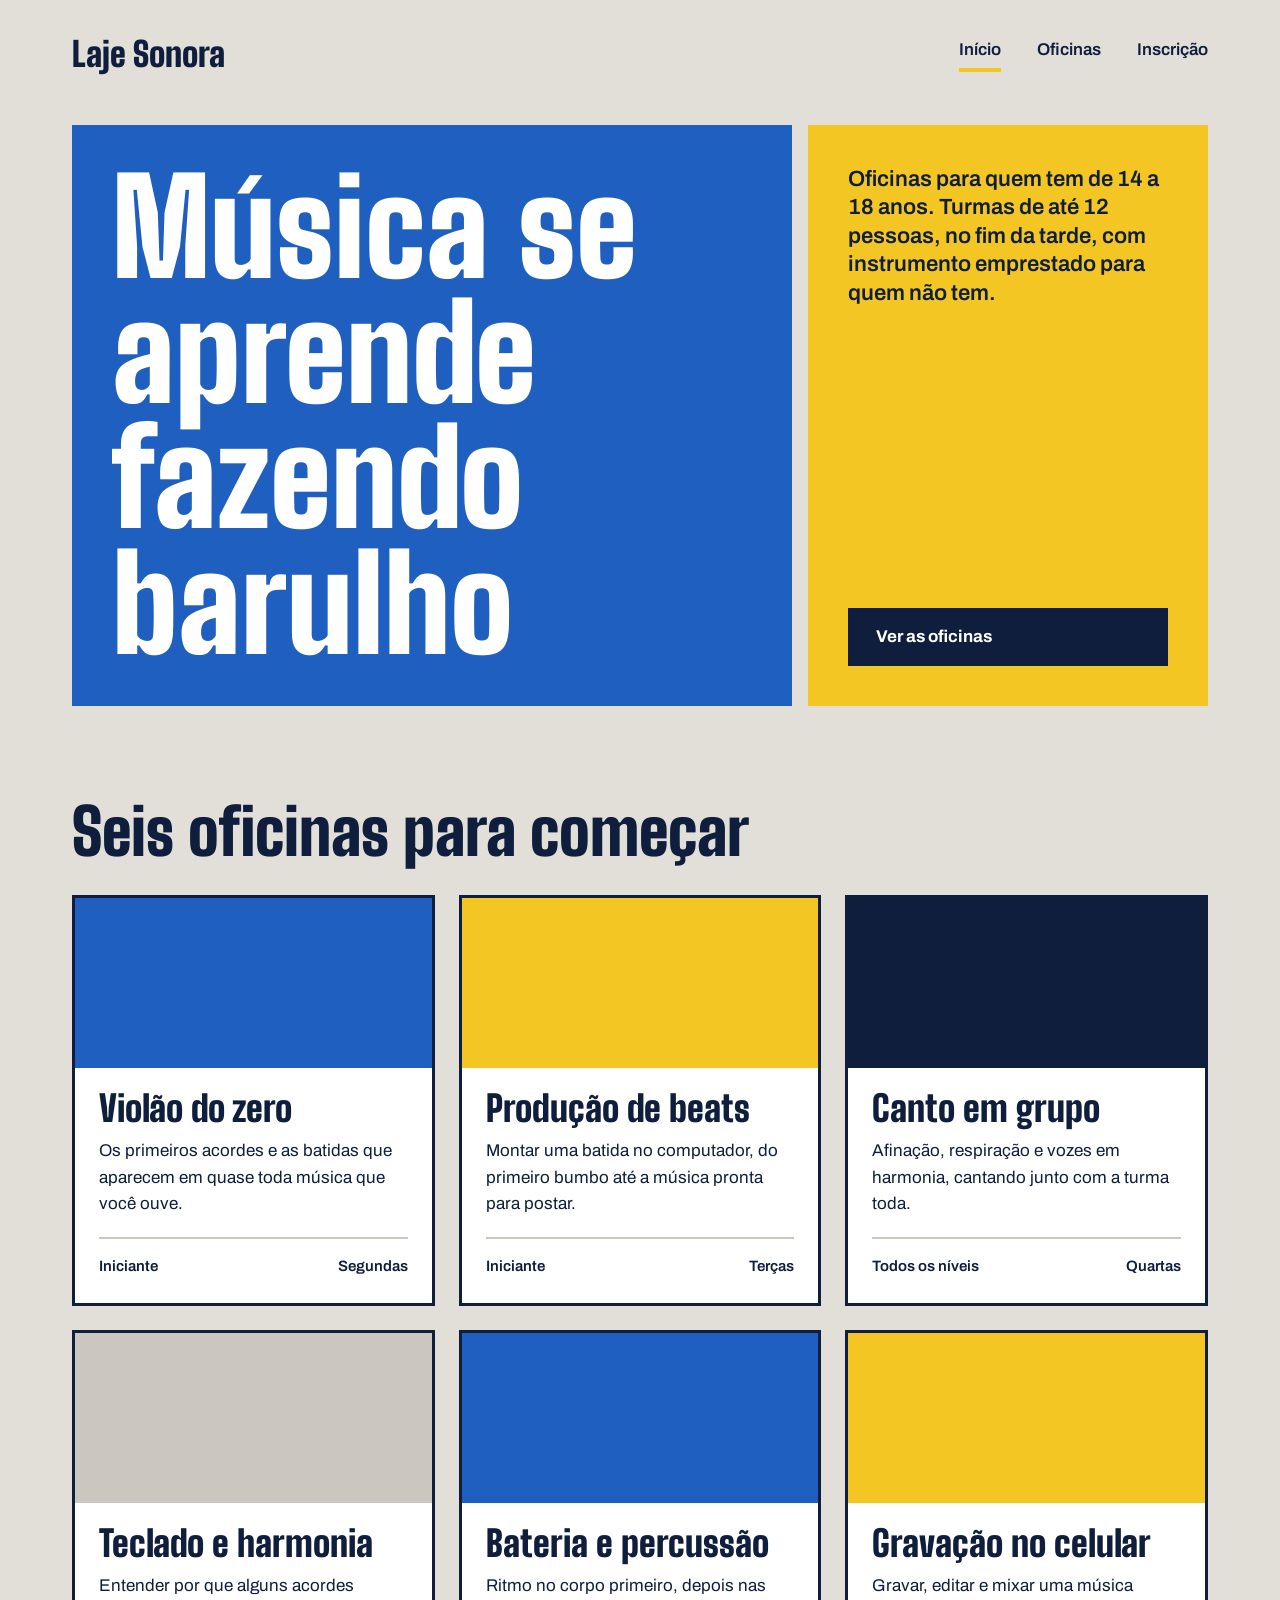
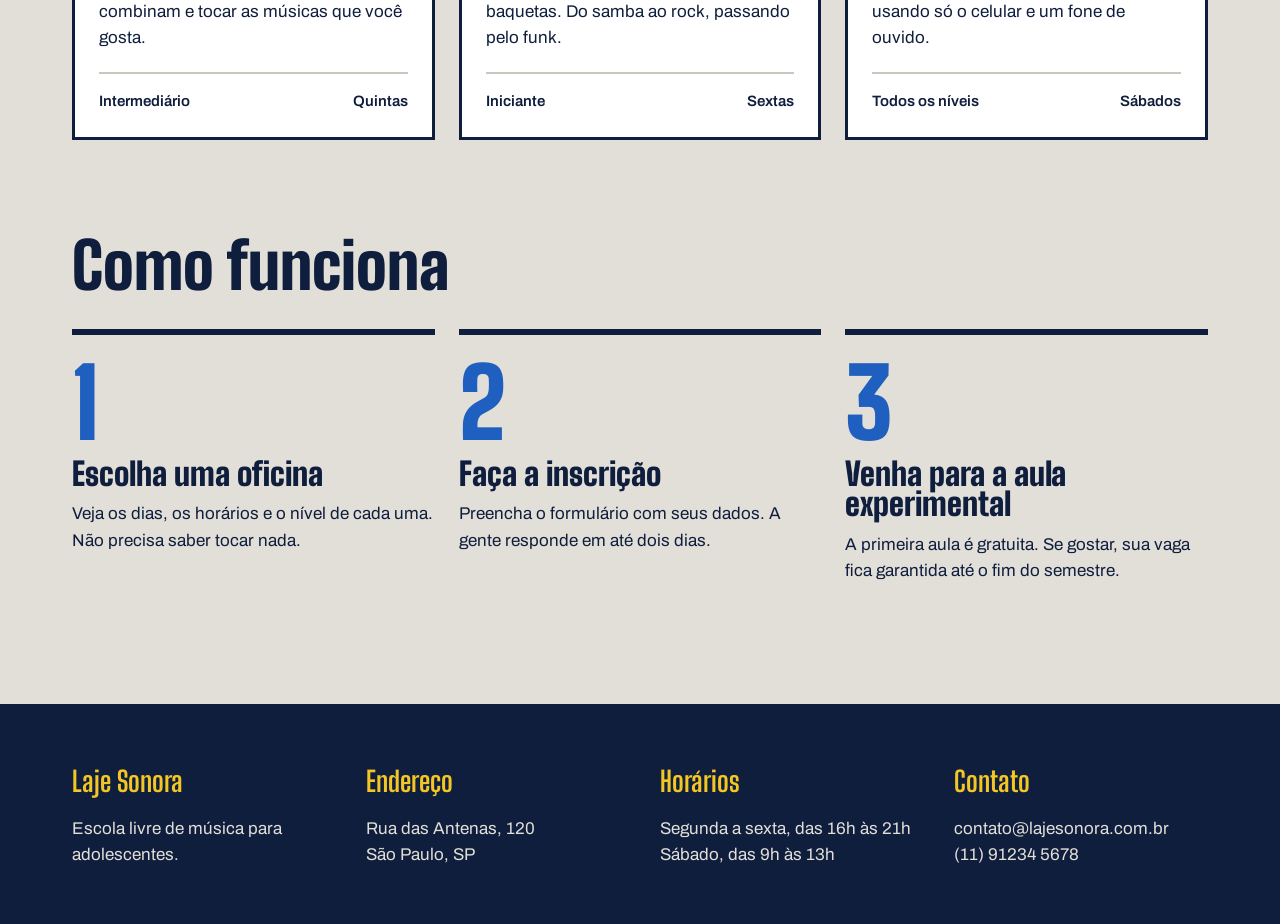
<file: index.html>
<!DOCTYPE html>
<html lang="pt-BR">
<head>
  <meta charset="UTF-8">
  <meta name="viewport" content="width=device-width, initial-scale=1.0">
  <title>Laje Sonora | Início</title>
  <link rel="preconnect" href="https://fonts.googleapis.com">
  <link rel="preconnect" href="https://fonts.gstatic.com" crossorigin>
  <link href="https://fonts.googleapis.com/css2?family=Archivo:wght@400;500;600;700&family=Big+Shoulders+Display:wght@800;900&display=swap" rel="stylesheet">
  <link rel="stylesheet" href="index.css">
</head>
<body>
  <header class="conteudo topo">
    <a href="index.html" class="logo">Laje Sonora</a>
    <nav class="menu">
      <a href="index.html" class="atual">Início</a>
      <a href="oficinas.html">Oficinas</a>
      <a href="inscricao.html">Inscrição</a>
    </nav>
  </header>

  <main>
    <section class="conteudo cartazes">
      <div class="cartaz cartaz-principal">
        <h1>Música se aprende fazendo barulho</h1>
      </div>
      <div class="cartaz cartaz-lateral">
        <p>Oficinas para quem tem de 14 a 18 anos. Turmas de até 12 pessoas, no fim da tarde, com instrumento emprestado para quem não tem.</p>
        <a href="oficinas.html" class="botao">Ver as oficinas</a>
      </div>
    </section>

    <section class="conteudo secao">
      <h2 class="titulo-secao">Seis oficinas para começar</h2>
      <div class="cards">
        <article class="card">
          <div class="foto foto-azul"></div>
          <div class="card-texto">
            <h3>Violão do zero</h3>
            <p>Os primeiros acordes e as batidas que aparecem em quase toda música que você ouve.</p>
            <div class="card-info">
              <span>Iniciante</span>
              <span>Segundas</span>
            </div>
          </div>
        </article>

        <article class="card">
          <div class="foto foto-amarela"></div>
          <div class="card-texto">
            <h3>Produção de beats</h3>
            <p>Montar uma batida no computador, do primeiro bumbo até a música pronta para postar.</p>
            <div class="card-info">
              <span>Iniciante</span>
              <span>Terças</span>
            </div>
          </div>
        </article>

        <article class="card">
          <div class="foto foto-tinta"></div>
          <div class="card-texto">
            <h3>Canto em grupo</h3>
            <p>Afinação, respiração e vozes em harmonia, cantando junto com a turma toda.</p>
            <div class="card-info">
              <span>Todos os níveis</span>
              <span>Quartas</span>
            </div>
          </div>
        </article>

        <article class="card">
          <div class="foto"></div>
          <div class="card-texto">
            <h3>Teclado e harmonia</h3>
            <p>Entender por que alguns acordes combinam e tocar as músicas que você gosta.</p>
            <div class="card-info">
              <span>Intermediário</span>
              <span>Quintas</span>
            </div>
          </div>
        </article>

        <article class="card">
          <div class="foto foto-azul"></div>
          <div class="card-texto">
            <h3>Bateria e percussão</h3>
            <p>Ritmo no corpo primeiro, depois nas baquetas. Do samba ao rock, passando pelo funk.</p>
            <div class="card-info">
              <span>Iniciante</span>
              <span>Sextas</span>
            </div>
          </div>
        </article>

        <article class="card">
          <div class="foto foto-amarela"></div>
          <div class="card-texto">
            <h3>Gravação no celular</h3>
            <p>Gravar, editar e mixar uma música usando só o celular e um fone de ouvido.</p>
            <div class="card-info">
              <span>Todos os níveis</span>
              <span>Sábados</span>
            </div>
          </div>
        </article>
      </div>
    </section>

    <section class="conteudo secao">
      <h2 class="titulo-secao">Como funciona</h2>
      <div class="passos">
        <div class="passo">
          <p class="passo-numero">1</p>
          <h3>Escolha uma oficina</h3>
          <p>Veja os dias, os horários e o nível de cada uma. Não precisa saber tocar nada.</p>
        </div>

        <div class="passo">
          <p class="passo-numero">2</p>
          <h3>Faça a inscrição</h3>
          <p>Preencha o formulário com seus dados. A gente responde em até dois dias.</p>
        </div>

        <div class="passo">
          <p class="passo-numero">3</p>
          <h3>Venha para a aula experimental</h3>
          <p>A primeira aula é gratuita. Se gostar, sua vaga fica garantida até o fim do semestre.</p>
        </div>
      </div>
    </section>
  </main>

  <footer class="rodape">
    <div class="conteudo rodape-colunas">
      <div class="rodape-coluna">
        <h4>Laje Sonora</h4>
        <p>Escola livre de música para adolescentes.</p>
      </div>

      <div class="rodape-coluna">
        <h4>Endereço</h4>
        <p>Rua das Antenas, 120<br>São Paulo, SP</p>
      </div>

      <div class="rodape-coluna">
        <h4>Horários</h4>
        <p>Segunda a sexta, das 16h às 21h<br>Sábado, das 9h às 13h</p>
      </div>

      <div class="rodape-coluna">
        <h4>Contato</h4>
        <p>contato@lajesonora.com.br<br>(11) 91234 5678</p>
      </div>
    </div>
  </footer>
</body>
</html>
</file>
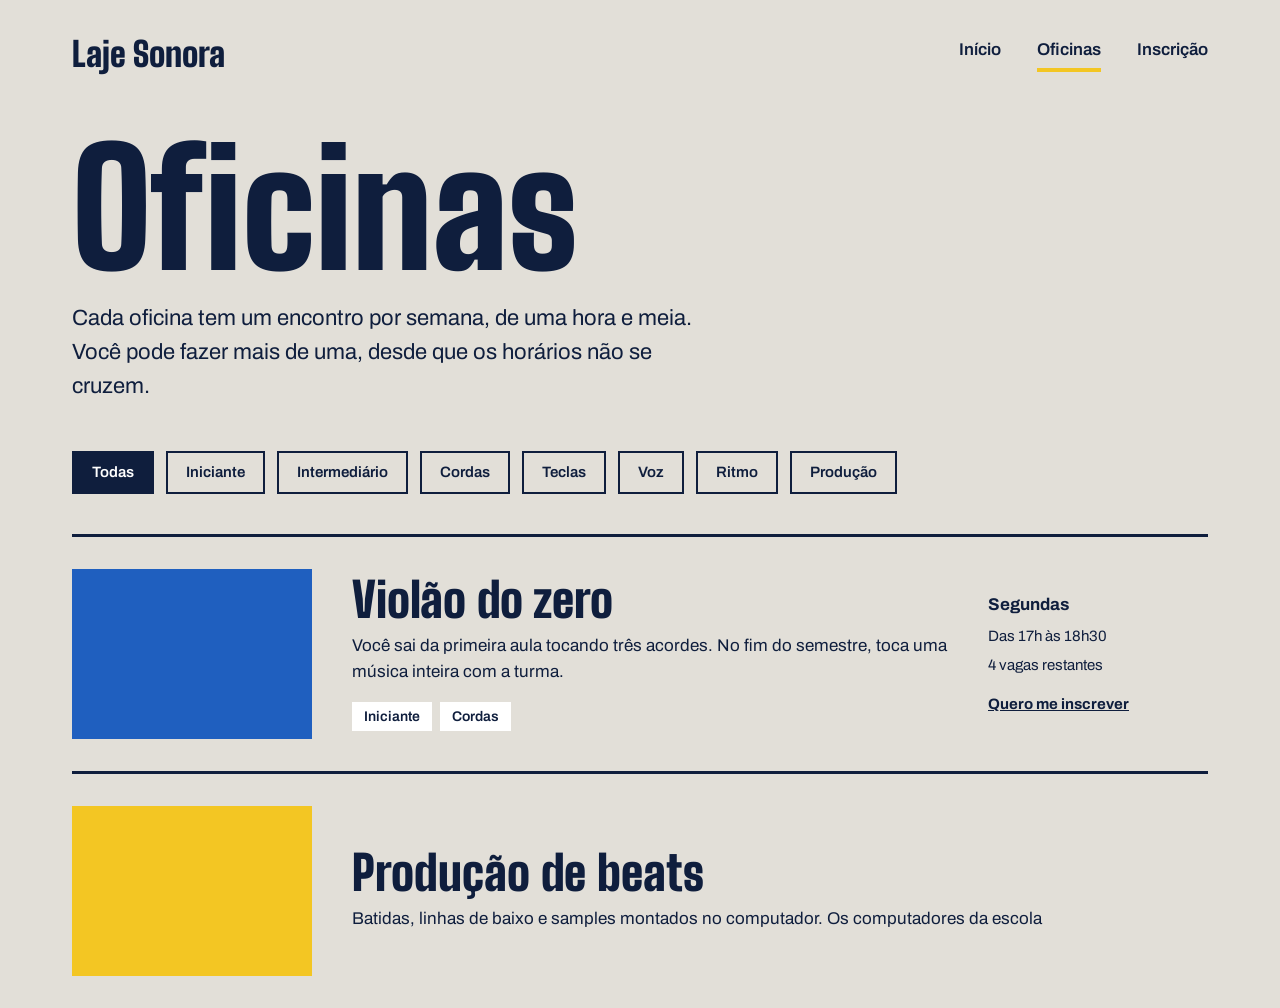
<file: oficinas.html>
<!DOCTYPE html>
<html lang="pt-BR">
<head>
  <meta charset="UTF-8">
  <meta name="viewport" content="width=device-width, initial-scale=1.0">
  <title>Laje Sonora | Oficinas</title>
  <link rel="preconnect" href="https://fonts.googleapis.com">
  <link rel="preconnect" href="https://fonts.gstatic.com" crossorigin>
  <link href="https://fonts.googleapis.com/css2?family=Archivo:wght@400;500;600;700&family=Big+Shoulders+Display:wght@800;900&display=swap" rel="stylesheet">
  <link rel="stylesheet" href="oficinas.css">
</head>
<body>
  <header class="conteudo topo">
    <a href="index.html" class="logo">Laje Sonora</a>
    <nav class="menu">
      <a href="index.html">Início</a>
      <a href="oficinas.html" class="atual">Oficinas</a>
      <a href="inscricao.html">Inscrição</a>
    </nav>
  </header>

  <main class="conteudo">
    <h1 class="titulo-pagina">Oficinas</h1>
    <p class="subtitulo-pagina">Cada oficina tem um encontro por semana, de uma hora e meia. Você pode fazer mais de uma, desde que os horários não se cruzem.</p>

    <div class="filtros">
      <span class="filtro ativo">Todas</span>
      <span class="filtro">Iniciante</span>
      <span class="filtro">Intermediário</span>
      <span class="filtro">Cordas</span>
      <span class="filtro">Teclas</span>
      <span class="filtro">Voz</span>
      <span class="filtro">Ritmo</span>
      <span class="filtro">Produção</span>
    </div>

    <div class="lista">
      <article class="oficina">
        <div class="foto foto-azul"></div>
        <div class="oficina-texto">
          <h2>Violão do zero</h2>
          <p>Você sai da primeira aula tocando três acordes. No fim do semestre, toca uma música inteira com a turma.</p>
          <div class="etiquetas">
            <span class="etiqueta">Iniciante</span>
            <span class="etiqueta">Cordas</span>
          </div>
        </div>
        <div class="oficina-detalhes">
          <strong>Segundas</strong>
          <span>Das 17h às 18h30</span>
          <span>4 vagas restantes</span>
          <a href="inscricao.html">Quero me inscrever</a>
        </div>
      </article>

      <article class="oficina">
        <div class="foto foto-amarela"></div>
        <div class="oficina-texto">
          <h2>Produção de beats</h2>
          <p>Batidas, linhas de baixo e samples montados no computador. Os computadores da escola
</file>
<file: index.css>
* {
    margin: 0;
    padding: 0;
    box-sizing: border-box;
  }
  
  :root {
    --concrete: #E2DFD8;
    --concreto-escuro: #CBC7BE;
    --tinta: #0F1E3D;
    --caixa-dagua: #1F5FBF;
    --fita: #F3C623;
    --branco: #FFFFFF;
    --fonte-cartaz: "Big Shoulders Display", "Arial Narrow", sans-serif;
    --fonte-texto: "Archivo", Arial, sans-serif;
  }
  
  body {
    background-color: var(--concrete);
    color: var(--tinta);
    font-family: var(--fonte-texto);
    font-size: 17px;
    line-height: 1.55;
  }
  
  a {
    color: inherit;
  }
  
  h1, h2, h3 {
    font-family: var(--fonte-cartaz);
    font-weight: 900;
    line-height: 0.95;
  }
  
  .conteudo {
    max-width: 1200px;
    margin-inline: auto;
    padding-inline: 32px;
  }
  
  .topo {
    padding-block: 28px;
    display: flex;
    justify-content: space-between;
    align-items: center;
  }
  
  .logo {
    font-family: var(--fonte-cartaz);
    font-size: 34px;
    font-weight: 900;
    text-decoration: none;
  }
  
  .menu {
    display: flex;
    gap: 36px;
  }
  
  .menu a {
    font-weight: 600;
    text-decoration: none;
    padding-bottom: 4px;
    border-bottom: 4px solid transparent;
  }
  
  .menu a:hover {
    border-bottom-color: var(--tinta);
  }
  
  .menu a.atual {
    border-bottom-color: var(--fita);
  }
  
  .cartazes {
    margin-top: 16px;
    display: flex;
    gap: 16px;
  }
  
  .cartaz {
    padding: 40px;
  }
  
  .cartaz-principal {
    background-color: var(--caixa-dagua);
    color: var(--branco);
    flex: 2;
  }
  
  .cartaz-principal h1 {
    font-size: 132px;
    max-width: 9ch;
  }
  
  .cartaz-lateral {
    background-color: var(--fita);
    flex: 1;
    display: flex;
    flex-direction: column;
    justify-content: space-between;
    gap: 32px;
  }
  
  .cartaz-lateral p {
    font-size: 22px;
    font-weight: 600;
    line-height: 1.3;
  }
  
  .botao {
    display: inline-block;
    background-color: var(--tinta);
    color: var(--branco);
    font-weight: 700;
    text-decoration: none;
    padding: 16px 28px;
    border: none;
    font-family: var(--fonte-texto);
    font-size: 17px;
    cursor: pointer;
  }
  
  .botao:hover {
    background-color: var(--caixa-dagua);
  }
  
  .secao {
    margin-top: 96px;
  }
  
  .titulo-secao {
    font-size: 64px;
    margin-bottom: 32px;
  }
  
  .cards {
    display: flex;
    flex-wrap: wrap;
    gap: 24px;
  }
  
  .card {
    background-color: var(--branco);
    border: 3px solid var(--tinta);
    flex: 1 1 340px;
  }
  
  .card .foto {
    height: 170px;
  }
  
  .foto {
    background-color: var(--concreto-escuro);
  }
  
  .foto-azul {
    background-color: var(--caixa-dagua);
  }
  
  .foto-amarela {
    background-color: var(--fita);
  }
  
  .foto-tinta {
    background-color: var(--tinta);
  }
  
  .card-texto {
    padding: 24px;
  }
  
  .card h3 {
    font-size: 36px;
    margin-bottom: 12px;
  }
  
  .card-info {
    margin-top: 20px;
    padding-top: 16px;
    border-top: 2px solid var(--concreto-escuro);
    font-weight: 600;
    font-size: 15px;
    display: flex;
    justify-content: space-between;
  }
  
  .passos {
    display: flex;
    gap: 24px;
  }
  
  .passo {
    border-top: 6px solid var(--tinta);
    padding-top: 20px;
    flex: 1;
  }
  
  .passo-numero {
    font-family: var(--fonte-cartaz);
    font-size: 96px;
    font-weight: 900;
    line-height: 1;
    color: var(--caixa-dagua);
  }
  
  .passo h3 {
    font-size: 32px;
    margin-block: 8px 12px;
  }
  
  .rodape {
    margin-top: 120px;
    background-color: var(--tinta);
    color: var(--concrete);
    padding-block: 56px;
  }
  
  .rodape-colunas {
    display: flex;
    gap: 40px;
  }
  
  .rodape-coluna {
    flex: 1;
  }
  
  .rodape h4 {
    font-family: var(--fonte-cartaz);
    font-size: 28px;
    color: var(--fita);
    margin-bottom: 12px;
  }
</file>
<file: oficinas.css>
* {
    margin: 0;
    padding: 0;
    box-sizing: border-box;
  }
  
  :root {
    --concrete: #E2DFD8;
    --concreto-escuro: #CBC7BE;
    --tinta: #0F1E3D;
    --caixa-dagua: #1F5FBF;
    --fita: #F3C623;
    --branco: #FFFFFF;
    --fonte-cartaz: "Big Shoulders Display", "Arial Narrow", sans-serif;
    --fonte-texto: "Archivo", Arial, sans-serif;
  }
  
  body {
    background-color: var(--concrete);
    color: var(--tinta);
    font-family: var(--fonte-texto);
    font-size: 17px;
    line-height: 1.55;
  }
  
  a {
    color: inherit;
  }
  
  h1, h2, h3 {
    font-family: var(--fonte-cartaz);
    font-weight: 900;
    line-height: 0.95;
  }
  
  .conteudo {
    max-width: 1200px;
    margin-inline: auto;
    padding-inline: 32px;
  }
  
  .topo {
    padding-block: 28px;
    display: flex;
    justify-content: space-between;
    align-items: center;
  }
  
  .logo {
    font-family: var(--fonte-cartaz);
    font-size: 34px;
    font-weight: 900;
    text-decoration: none;
  }
  
  .menu {
    display: flex;
    gap: 36px;
  }
  
  .menu a {
    font-weight: 600;
    text-decoration: none;
    padding-bottom: 4px;
    border-bottom: 4px solid transparent;
  }
  
  .menu a:hover {
    border-bottom-color: var(--tinta);
  }
  
  .menu a.atual {
    border-bottom-color: var(--fita);
  }
  
  .titulo-pagina {
    font-size: 160px;
    margin-top: 24px;
  }
  
  .subtitulo-pagina {
    font-size: 22px;
    max-width: 640px;
    margin-top: 16px;
  }
  
  .filtros {
    margin-top: 48px;
    display: flex;
    flex-wrap: wrap;
    gap: 12px;
  }
  
  .filtro {
    border: 2px solid var(--tinta);
    padding: 8px 18px;
    font-weight: 600;
    font-size: 15px;
  }
  
  .filtro.ativo {
    background-color: var(--tinta);
    color: var(--branco);
  }
  
  .lista {
    margin-top: 40px;
  }
  
  .oficina {
    padding-block: 32px;
    border-top: 3px solid var(--tinta);
    display: flex;
    align-items: center;
    gap: 40px;
  }
  
  .oficina .foto {
    width: 240px;
    height: 170px;
    flex-shrink: 0;
  }
  
  .foto {
    background-color: var(--concreto-escuro);
  }
  
  .foto-azul {
    background-color: var(--caixa-dagua);
  }
  
  .foto-amarela {
    background-color: var(--fita);
  }
  
  .foto-tinta {
    background-color: var(--tinta);
  }
  
  .oficina-texto {
    flex: 1;
  }
  
  .oficina h2 {
    font-size: 48px;
    margin-bottom: 10px;
  }
  
  .etiquetas {
    margin-top: 16px;
    display: flex;
    gap: 8px;
  }
  
  .etiqueta {
    background-color: var(--branco);
    padding: 4px 12px;
    font-size: 14px;
    font-weight: 600;
  }
  
  .oficina-detalhes {
    width: 220px;
    font-size: 15px;
    display: flex;
    flex-direction: column;
    gap: 6px;
  }
  
  .oficina-detalhes strong {
    font-size: 17px;
  }
  
  .oficina-detalhes a {
    margin-top: 10px;
    font-weight: 700;
  }
  
  .rodape {
    margin-top: 120px;
    background-color: var(--tinta);
    color: var(--concrete);
    padding-block: 56px;
  }
  
  .rodape-colunas {
    display: flex;
    gap: 40px;
  }
  
  .rodape-coluna {
    flex: 1;
  }
  
  .rodape h4 {
    font-family: var(--fonte-cartaz);
    font-size: 28px;
    color: var(--fita);
    margin-bottom: 12px;
  }
</file>
